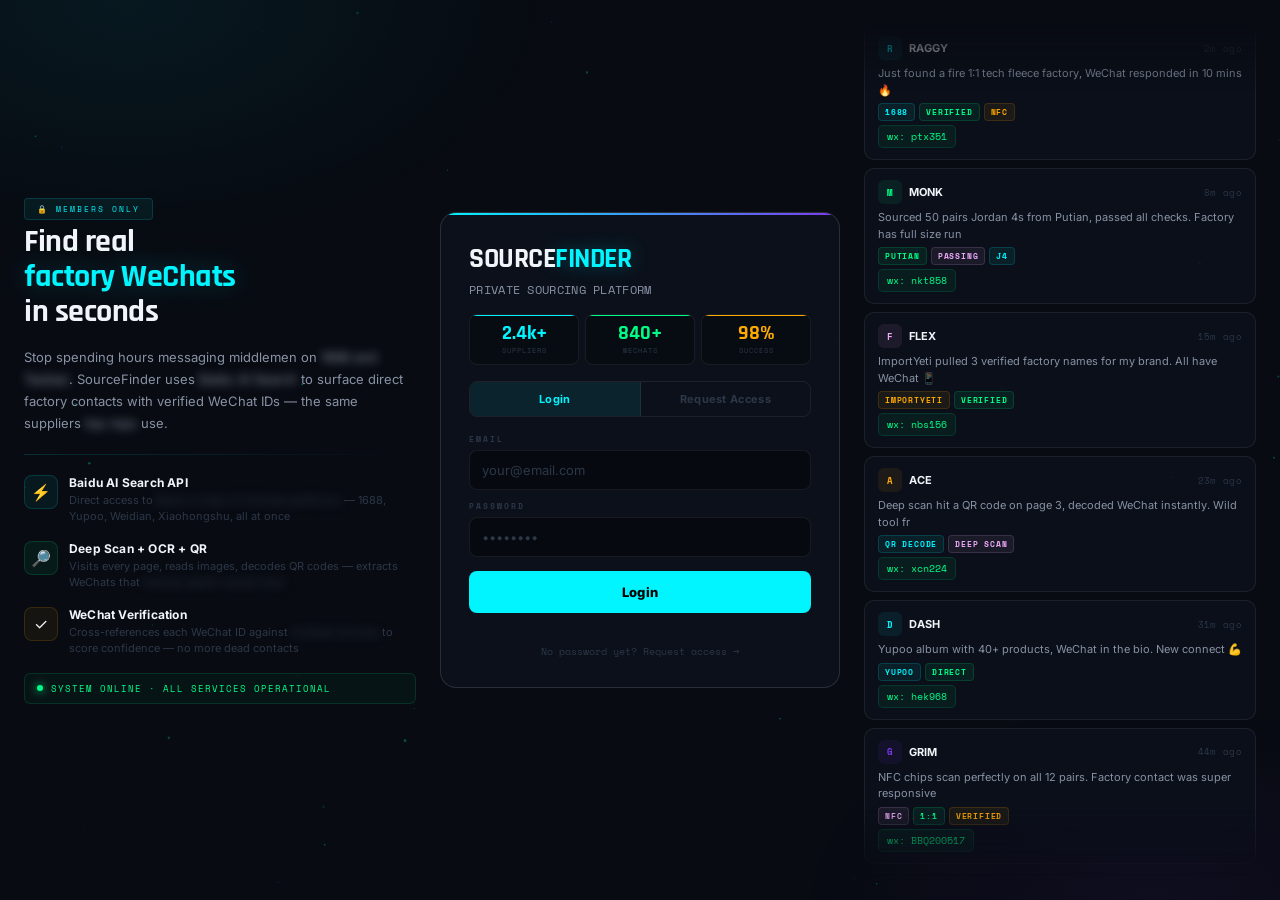
<file: templates/access.html>
<!DOCTYPE html>
<html lang="en">
<head>
  <meta charset="UTF-8"/>
  <meta name="viewport" content="width=device-width,initial-scale=1.0"/>
  <title>SourceFinder — Access</title>
  <link href="https://fonts.googleapis.com/css2?family=Rajdhani:wght@500;600;700&family=Space+Mono:wght@400;700&family=Inter:wght@400;500;600;700;800&display=swap" rel="stylesheet"/>
  <style>
    *,*::before,*::after{box-sizing:border-box;margin:0;padding:0}
    :root{
      --bg:#080b12;--card:rgba(12,17,28,.95);--b:rgba(255,255,255,.07);--b2:rgba(255,255,255,.12);
      --c:#00f5ff;--c2:#7c3aed;--g:#00ff88;--r:#ff4466;--a:#ffaa00;
      --text:#f1f5f9;--text2:#8892a4;--text3:#2d3748;
      --font:'Inter',sans-serif;--display:'Rajdhani',sans-serif;--mono:'Space Mono',monospace;
    }
    html,body{min-height:100%;font-family:var(--font);background:var(--bg);color:var(--text);overflow:hidden;height:100vh}
    canvas{position:fixed;inset:0;z-index:0;pointer-events:none}

    body::before{content:'';position:fixed;inset:0;z-index:0;pointer-events:none;
      background:radial-gradient(ellipse 60% 50% at 10% 0%,rgba(0,245,255,.06) 0%,transparent 55%),
                 radial-gradient(ellipse 50% 40% at 90% 100%,rgba(124,58,237,.06) 0%,transparent 55%);
    }

    .page{position:fixed;inset:0;z-index:1;display:grid;grid-template-columns:1fr 400px 1fr;align-items:center;padding:24px;gap:24px}

    /* ── LEFT PANEL ── */
    .why{display:flex;flex-direction:column;gap:16px}
    .why-badge{font-family:var(--mono);font-size:8px;letter-spacing:2px;color:var(--c);background:rgba(0,245,255,.06);border:1px solid rgba(0,245,255,.15);border-radius:4px;padding:4px 12px;display:inline-block;margin-bottom:4px;text-transform:uppercase}
    .why-title{font-family:var(--display);font-size:32px;font-weight:700;line-height:1.1;letter-spacing:-.5px;color:var(--text)}
    .why-title span{color:var(--c);text-shadow:0 0 30px rgba(0,245,255,.3)}
    .why-sub{font-size:13px;color:var(--text2);line-height:1.7}
    .why-divider{height:1px;background:linear-gradient(90deg,rgba(0,245,255,.15),transparent);margin:4px 0}
    .why-point{display:flex;align-items:flex-start;gap:11px}
    .why-icon{width:34px;height:34px;border-radius:8px;display:flex;align-items:center;justify-content:center;flex-shrink:0;font-size:16px;border:1px solid var(--b)}
    .why-point-title{font-size:12px;font-weight:700;color:var(--text);margin-bottom:2px;letter-spacing:.2px}
    .why-point-desc{font-size:11px;color:var(--text3);line-height:1.5}
    .b{filter:blur(5px);user-select:none}
    .why-status{display:flex;align-items:center;gap:8px;font-family:var(--mono);font-size:9px;color:var(--g);letter-spacing:1px;padding:8px 12px;background:rgba(0,255,136,.04);border:1px solid rgba(0,255,136,.12);border-radius:6px}
    .why-status-dot{width:6px;height:6px;border-radius:50%;background:var(--g);box-shadow:0 0 8px var(--g);animation:pulse 2s ease-in-out infinite;flex-shrink:0}
    @keyframes pulse{0%,100%{opacity:1}50%{opacity:.3}}

    /* ── CENTER CARD ── */
    .card{background:var(--card);border:1px solid var(--b2);border-radius:16px;padding:28px;position:relative;overflow:hidden}
    .card::before{content:'';position:absolute;top:0;left:0;right:0;height:2px;background:linear-gradient(90deg,var(--c),var(--c2))}

    .logo{font-family:var(--display);font-size:28px;font-weight:700;letter-spacing:-.5px;margin-bottom:4px}
    .logo-main{color:var(--text)}.logo-acc{color:var(--c);text-shadow:0 0 20px rgba(0,245,255,.3)}
    .card-sub{font-size:12px;color:var(--text2);margin-bottom:16px;font-family:var(--mono);letter-spacing:.3px}

    .stats-row{display:flex;gap:6px;margin-bottom:16px}
    .stat{flex:1;text-align:center;background:rgba(0,0,0,.3);border:1px solid var(--b);border-radius:8px;padding:8px 4px;position:relative;overflow:hidden}
    .stat::before{content:'';position:absolute;top:0;left:0;right:0;height:1px}
    .stat:nth-child(1)::before{background:var(--c)}.stat:nth-child(2)::before{background:var(--g)}.stat:nth-child(3)::before{background:var(--a)}
    .stat-n{font-family:var(--display);font-size:20px;font-weight:700;line-height:1}
    .stat:nth-child(1) .stat-n{color:var(--c)}.stat:nth-child(2) .stat-n{color:var(--g)}.stat:nth-child(3) .stat-n{color:var(--a)}
    .stat-l{font-family:var(--mono);font-size:7px;color:var(--text3);letter-spacing:1px;text-transform:uppercase;margin-top:2px}

    .tabs{display:flex;gap:0;margin-bottom:16px;border:1px solid var(--b);border-radius:8px;overflow:hidden}
    .tab{flex:1;height:34px;border:none;border-right:1px solid var(--b);background:transparent;color:var(--text3);font-size:11px;font-weight:700;font-family:var(--font);cursor:pointer;transition:all .15s;letter-spacing:.3px}
    .tab:last-child{border-right:none}
    .tab.active{background:rgba(0,245,255,.08);color:var(--c)}
    .panel{display:none}.panel.active{display:block}

    label{display:block;font-family:var(--mono);font-size:8px;font-weight:700;letter-spacing:2px;text-transform:uppercase;color:var(--text3);margin-bottom:5px}
    input,textarea,select{width:100%;height:40px;padding:0 12px;background:rgba(0,0,0,.4);border:1px solid var(--b);border-radius:8px;color:var(--text);font-size:13px;font-family:var(--font);outline:none;margin-bottom:10px;transition:border-color .15s}
    input:focus,select:focus{border-color:rgba(0,245,255,.4)}
    textarea{height:72px;padding:10px 12px;resize:none}
    input::placeholder,textarea::placeholder{color:var(--text3)}
    input.err{border-color:rgba(255,68,102,.5)!important}

    .btn{width:100%;height:42px;border:none;border-radius:8px;background:var(--c);color:#000;font-size:13px;font-weight:800;font-family:var(--font);cursor:pointer;transition:all .18s;letter-spacing:.3px;margin-top:4px}
    .btn:hover{box-shadow:0 0 20px rgba(0,245,255,.4);transform:translateY(-1px)}
    .btn:disabled{opacity:.4;cursor:not-allowed;transform:none;box-shadow:none}

    .msg{font-size:11px;text-align:center;margin-top:8px;min-height:15px;font-family:var(--mono);letter-spacing:.3px}
    .msg.err{color:var(--r)}.msg.ok{color:var(--g)}
    .forgot{font-size:10px;color:var(--text3);text-align:center;margin-top:8px;font-family:var(--mono);cursor:pointer;transition:color .15s}
    .forgot:hover{color:var(--c)}
    .req-note{font-size:10px;color:var(--text3);font-family:var(--mono);line-height:1.5;margin-top:8px;padding:8px 10px;background:rgba(0,0,0,.2);border-radius:6px;border:1px solid var(--b)}

    /* ── RIGHT FEED ── */
    .feed{display:flex;flex-direction:column;gap:0;overflow:hidden;height:calc(100vh - 48px);mask-image:linear-gradient(to bottom,transparent 0%,black 8%,black 92%,transparent 100%)}
    .feed-inner{display:flex;flex-direction:column;gap:8px;animation:scrollFeed 40s linear infinite}
    @keyframes scrollFeed{0%{transform:translateY(0)}100%{transform:translateY(-50%)}}
    .feed-item{background:rgba(12,17,28,.8);border:1px solid var(--b);border-radius:10px;padding:11px 13px;flex-shrink:0}
    .feed-item-top{display:flex;align-items:center;gap:7px;margin-bottom:5px}
    .feed-avatar{width:24px;height:24px;border-radius:6px;display:flex;align-items:center;justify-content:center;font-size:9px;font-weight:700;font-family:var(--mono);flex-shrink:0}
    .feed-name{font-size:11px;font-weight:700;color:var(--text)}
    .feed-time{font-size:9px;color:var(--text3);font-family:var(--mono);margin-left:auto;letter-spacing:.3px}
    .feed-text{font-size:11px;color:var(--text2);line-height:1.5;margin-bottom:5px}
    .feed-tags{display:flex;gap:4px;flex-wrap:wrap}
    .feed-tag{font-size:8px;font-weight:700;font-family:var(--mono);letter-spacing:.8px;border-radius:4px;padding:2px 6px;text-transform:uppercase}
    .ft-c{color:var(--c);background:rgba(0,245,255,.07);border:1px solid rgba(0,245,255,.15)}
    .ft-g{color:var(--g);background:rgba(0,255,136,.07);border:1px solid rgba(0,255,136,.15)}
    .ft-a{color:var(--a);background:rgba(255,170,0,.07);border:1px solid rgba(255,170,0,.15)}
    .ft-p{color:#f0abfc;background:rgba(240,171,252,.07);border:1px solid rgba(240,171,252,.15)}
    .feed-wc{font-family:var(--mono);font-size:10px;color:var(--g);background:rgba(0,255,136,.06);border:1px solid rgba(0,255,136,.12);border-radius:5px;padding:3px 8px;display:inline-block;margin-top:4px}

    @media(max-width:900px){
      .page{grid-template-columns:1fr;grid-template-rows:auto;overflow-y:auto;overflow-x:hidden;position:relative;padding:16px;align-items:flex-start;padding-top:40px}
      .why,.feed{display:none}
      html,body{overflow:auto;height:auto}
      .card{padding:22px 18px}
      .logo{font-size:24px}
      .btn{height:46px;font-size:14px}
      input{height:44px;font-size:15px}
      .stats-row{gap:5px}
    }
  </style>
</head>
<body>
<canvas id="c"></canvas>

<div class="page">
  <!-- LEFT: WHY -->
  <div class="why">
    <div>
      <div class="why-badge">🔒 Members Only</div>
      <h2 class="why-title">Find real<br><span>factory WeChats</span><br>in seconds</h2>
    </div>
    <p class="why-sub">Stop spending hours messaging middlemen on <span class="b">1688 and Taobao</span>. SourceFinder uses <span class="b">Baidu AI Search</span> to surface direct factory contacts with verified WeChat IDs — the same suppliers <span class="b">top reps</span> use.</p>
    <div class="why-divider"></div>
    <div class="why-point">
      <div class="why-icon" style="background:rgba(0,245,255,.06);border-color:rgba(0,245,255,.15)">⚡</div>
      <div>
        <div class="why-point-title">Baidu AI Search API</div>
        <div class="why-point-desc">Direct access to <span class="b">Baidu's index of Chinese platforms</span> — 1688, Yupoo, Weidian, Xiaohongshu, all at once</div>
      </div>
    </div>
    <div class="why-point">
      <div class="why-icon" style="background:rgba(0,255,136,.06);border-color:rgba(0,255,136,.15)">🔎</div>
      <div>
        <div class="why-point-title">Deep Scan + OCR + QR</div>
        <div class="why-point-desc">Visits every page, reads images, decodes QR codes — extracts WeChats that <span class="b">manual search would miss</span></div>
      </div>
    </div>
    <div class="why-point">
      <div class="why-icon" style="background:rgba(255,170,0,.06);border-color:rgba(255,170,0,.15)">✓</div>
      <div>
        <div class="why-point-title">WeChat Verification</div>
        <div class="why-point-desc">Cross-references each WeChat ID against <span class="b">multiple sources</span> to score confidence — no more dead contacts</div>
      </div>
    </div>
    <div class="why-status">
      <span class="why-status-dot"></span>
      SYSTEM ONLINE · ALL SERVICES OPERATIONAL
    </div>
  </div>

  <!-- CENTER: LOGIN CARD -->
  <div class="card">
    <div class="logo"><span class="logo-main">SOURCE</span><span class="logo-acc">FINDER</span></div>
    <div class="card-sub">PRIVATE SOURCING PLATFORM</div>

    <div class="stats-row">
      <div class="stat"><div class="stat-n">2.4k+</div><div class="stat-l">Suppliers</div></div>
      <div class="stat"><div class="stat-n">840+</div><div class="stat-l">WeChats</div></div>
      <div class="stat"><div class="stat-n">98%</div><div class="stat-l">Success</div></div>
    </div>

    <div class="tabs">
      <button class="tab active" onclick="switchTab('login',this)">Login</button>
      <button class="tab" onclick="switchTab('request',this)">Request Access</button>
    </div>

    <!-- LOGIN -->
    <div class="panel active" id="panel-login">
      <label for="email">Email</label>
      <input type="email" id="email" placeholder="your@email.com"/>
      <label for="password">Password</label>
      <input type="password" id="password" placeholder="••••••••"/>
      <button class="btn" id="loginBtn" onclick="doLogin()">Login</button>
      <div class="msg" id="loginMsg"></div>
      <div class="forgot" onclick="switchTab('request',document.querySelectorAll('.tab')[1])">No password yet? Request access →</div>
    </div>

    <!-- REQUEST -->
    <div class="panel" id="panel-request">
      <label for="rname">Name</label>
      <input type="text" id="rname" placeholder="Your name"/>
      <label for="remail">Email</label>
      <input type="email" id="remail" placeholder="your@email.com"/>
      <label for="rdiscord">Discord or WeChat</label>
      <input type="text" id="rdiscord" placeholder="Discord: user#1234 or WeChat ID"/>
      <label for="rwhy">Why do you want access?</label>
      <textarea id="rwhy" placeholder="What are you sourcing? How did you find SourceFinder?"></textarea>
      <label for="rpw">Set Your Password</label>
      <input type="password" id="rpw" placeholder="Choose a password (6+ chars)"/>
      <label for="rpw2">Confirm Password</label>
      <input type="password" id="rpw2" placeholder="Confirm password"/>
      <button class="btn" id="requestBtn" onclick="doRequest()" style="background:var(--c2);color:#fff">Submit Request</button>
      <div class="msg" id="requestMsg"></div>
      <div class="req-note">Your request will be reviewed. Once approved you can log in with this password — no waiting for us to send you one.</div>
    </div>
  </div>

  <!-- RIGHT: LIVE FEED -->
  <div class="feed">
    <div class="feed-inner" id="feedInner"></div>
  </div>
</div>

<script>
// Canvas particles
const cv=document.getElementById('c'),ctx=cv.getContext('2d');
let W,H,pts=[];
function rsz(){W=cv.width=innerWidth;H=cv.height=innerHeight}
window.addEventListener('resize',rsz);rsz();
class P{constructor(){this.x=Math.random()*W;this.y=Math.random()*H;this.vx=(Math.random()-.5)*.25;this.vy=(Math.random()-.5)*.25;this.r=Math.random()*1.2+.3;this.a=Math.random()*.3+.05;this.life=Math.random()*400+200;this.age=0;this.c=['rgba(0,245,255,','rgba(124,58,237,','rgba(0,255,136,'][Math.floor(Math.random()*3)]}
update(){this.x+=this.vx;this.y+=this.vy;this.age++;if(this.x<0)this.x=W;if(this.x>W)this.x=0;if(this.y<0)this.y=H;if(this.y>H)this.y=0}
draw(){const f=this.age<30?this.age/30:this.age>this.life-30?(this.life-this.age)/30:1;ctx.beginPath();ctx.arc(this.x,this.y,this.r,0,Math.PI*2);ctx.fillStyle=this.c+(this.a*f)+')';ctx.fill()}
dead(){return this.age>=this.life}}
for(let i=0;i<60;i++)pts.push(new P());
function frame(){ctx.clearRect(0,0,W,H);
  for(let i=0;i<pts.length;i++)for(let j=i+1;j<pts.length;j++){const dx=pts[i].x-pts[j].x,dy=pts[i].y-pts[j].y,d=Math.sqrt(dx*dx+dy*dy);if(d<100){ctx.beginPath();ctx.moveTo(pts[i].x,pts[i].y);ctx.lineTo(pts[j].x,pts[j].y);ctx.strokeStyle='rgba(0,245,255,'+(0.05*(1-d/100))+')';ctx.lineWidth=.4;ctx.stroke()}}
  pts=pts.filter(p=>{p.update();p.draw();return!p.dead()});
  while(pts.length<60)pts.push(new P());
  requestAnimationFrame(frame)}
frame();

// Tabs
function switchTab(name,btn){
  document.querySelectorAll('.tab').forEach(t=>t.classList.remove('active'));
  btn.classList.add('active');
  document.querySelectorAll('.panel').forEach(p=>p.classList.remove('active'));
  document.getElementById('panel-'+name).classList.add('active');
}

// Login
async function doLogin(){
  const email=document.getElementById('email').value.trim();
  const password=document.getElementById('password').value;
  const msg=document.getElementById('loginMsg');
  const btn=document.getElementById('loginBtn');
  if(!email||!password){msg.className='msg err';msg.textContent='Fill in all fields.';return}
  btn.disabled=true;btn.textContent='Logging in...';msg.className='msg';msg.textContent='';
  try{
    const r=await fetch('/login',{method:'POST',headers:{'Content-Type':'application/json'},body:JSON.stringify({email,password})});
    const d=await r.json();
    if(d.ok){msg.className='msg ok';msg.textContent='✓ Welcome back!';setTimeout(()=>window.location.href='/',800)}
    else if(d.needs_password){
      // Show set password overlay
      document.getElementById('setPwEmail').value=d.email||email;
      const ov=document.getElementById('setPwOverlay');
      ov.style.display='flex';
      msg.className='msg';msg.textContent='';
      btn.disabled=false;btn.textContent='Login';
    }
    else{msg.className='msg err';msg.textContent=d.error||'Login failed.';btn.disabled=false;btn.textContent='Login'}
  }catch{msg.className='msg err';msg.textContent='Network error.';btn.disabled=false;btn.textContent='Login'}
}

// Request
async function doRequest(){
  const name=document.getElementById('rname').value.trim();
  const email=document.getElementById('remail').value.trim();
  const discord=document.getElementById('rdiscord').value.trim();
  const why=document.getElementById('rwhy').value.trim();
  const pw=document.getElementById('rpw').value;
  const pw2=document.getElementById('rpw2').value;
  const msg=document.getElementById('requestMsg');
  const btn=document.getElementById('requestBtn');
  if(!name||!email||!discord){msg.className='msg err';msg.textContent='Name, email and Discord/WeChat required.';return}
  if(!pw||pw.length<6){msg.className='msg err';msg.textContent='Password must be at least 6 characters.';return}
  if(pw!==pw2){msg.className='msg err';msg.textContent="Passwords don\'t match.";return}
  btn.disabled=true;btn.textContent='Submitting...';msg.className='msg';msg.textContent='';
  try{
    const r=await fetch('/request-access',{method:'POST',headers:{'Content-Type':'application/json'},body:JSON.stringify({name,email,discord,why,password:pw})});
    const d=await r.json();
    if(d.ok){msg.className='msg ok';msg.textContent='✓ Request submitted! Once approved you can log in.';btn.textContent='Submitted!'}
    else{msg.className='msg err';msg.textContent=d.error||'Error.';btn.disabled=false;btn.textContent='Submit Request'}
  }catch{msg.className='msg err';msg.textContent='Network error.';btn.disabled=false;btn.textContent='Submit Request'}
}

// Set password (first time)
async function doSetPassword(){
  const email=document.getElementById('setPwEmail').value;
  const pass=document.getElementById('setPwPass').value;
  const confirm=document.getElementById('setPwConfirm').value;
  const msg=document.getElementById('setPwMsg');
  if(pass.length<6){msg.textContent='Password must be at least 6 characters.';return}
  if(pass!==confirm){msg.textContent='Passwords do not match.';return}
  msg.textContent='Setting password...';
  try{
    const r=await fetch('/set-password',{method:'POST',headers:{'Content-Type':'application/json'},body:JSON.stringify({email,password:pass})});
    const d=await r.json();
    if(d.ok){msg.style.color='#00ff88';msg.textContent='✓ Password set! Entering...';setTimeout(()=>window.location.href='/',800)}
    else{msg.textContent=d.error||'Error setting password.'}
  }catch{msg.textContent='Network error.'}
}

// Enter key
document.addEventListener('keydown',e=>{if(e.key==='Enter'){const panel=document.querySelector('.panel.active');if(panel.id==='panel-login')doLogin();else doRequest()}});

// Live feed
const POSTS=[
  {name:'RAGGY',color:'#00f5ff',bg:'rgba(0,245,255,.08)',text:'Just found a fire 1:1 tech fleece factory, WeChat responded in 10 mins 🔥',wc:'ptx351',tags:['1688','VERIFIED','NFC'],tc:['ft-c','ft-g','ft-a'],time:'2m ago'},
  {name:'MONK',color:'#00ff88',bg:'rgba(0,255,136,.08)',text:'Sourced 50 pairs Jordan 4s from Putian, passed all checks. Factory has full size run',wc:'nkt858',tags:['PUTIAN','PASSING','J4'],tc:['ft-g','ft-p','ft-c'],time:'8m ago'},
  {name:'FLEX',color:'#f0abfc',bg:'rgba(240,171,252,.08)',text:'ImportYeti pulled 3 verified factory names for my brand. All have WeChat 📱',wc:'nbs156',tags:['IMPORTYETI','VERIFIED'],tc:['ft-a','ft-g'],time:'15m ago'},
  {name:'ACE',color:'#ffaa00',bg:'rgba(255,170,0,.08)',text:'Deep scan hit a QR code on page 3, decoded WeChat instantly. Wild tool fr',wc:'xcn224',tags:['QR DECODE','DEEP SCAN'],tc:['ft-c','ft-p'],time:'23m ago'},
  {name:'DASH',color:'#00f5ff',bg:'rgba(0,245,255,.08)',text:'Yupoo album with 40+ products, WeChat in the bio. New connect 💪',wc:'hek968',tags:['YUPOO','DIRECT'],tc:['ft-c','ft-g'],time:'31m ago'},
  {name:'GRIM',color:'#7c3aed',bg:'rgba(124,58,237,.08)',text:'NFC chips scan perfectly on all 12 pairs. Factory contact was super responsive',wc:'BBQ200517',tags:['NFC','1:1','VERIFIED'],tc:['ft-p','ft-g','ft-a'],time:'44m ago'},
  {name:'ZEN',color:'#00ff88',bg:'rgba(0,255,136,.08)',text:'Freight forwarder found through tool, $3.2/kg to USA, way cheaper than before',tags:['FREIGHT','USA ROUTE'],tc:['ft-g','ft-c'],time:'52m ago'},
  {name:'RYZE',color:'#f0abfc',bg:'rgba(240,171,252,.08)',text:'Factory replied with price list same day. Smaller MOQ than expected 🙌',wc:'ptw160',tags:['LOW MOQ','FACTORY DIRECT'],tc:['ft-c','ft-p'],time:'1h ago'},
  {name:'KASH',color:'#ffaa00',bg:'rgba(255,170,0,.08)',text:'OCR pulled WeChat from a blurry image. Stuff I\'d never find manually',wc:'xtb881',tags:['OCR','IMAGE SCAN'],tc:['ft-a','ft-c'],time:'1h ago'},
  {name:'NOVA',color:'#00f5ff',bg:'rgba(0,245,255,.08)',text:'Three verified factories for same product. Comparing quotes now',tags:['COMPARISON','SOURCING'],tc:['ft-g','ft-c'],time:'2h ago'},
];

function buildFeed(){
  const inner=document.getElementById('feedInner');
  const doubled=[...POSTS,...POSTS];
  inner.innerHTML=doubled.map(p=>`
    <div class="feed-item">
      <div class="feed-item-top">
        <div class="feed-avatar" style="background:${p.bg};border-color:${p.color}22;color:${p.color}">${p.name[0]}</div>
        <span class="feed-name">${p.name}</span>
        <span class="feed-time">${p.time}</span>
      </div>
      <div class="feed-text">${p.text}</div>
      <div class="feed-tags">${p.tags.map((t,i)=>`<span class="feed-tag ${p.tc[i]||'ft-c'}">${t}</span>`).join('')}</div>
      ${p.wc?`<div class="feed-wc">wx: ${p.wc}</div>`:''}
    </div>
  `).join('');
}
buildFeed();

async function doSetPw(email){
  const pw1=document.getElementById('spPw1').value;
  const pw2=document.getElementById('spPw2').value;
  const msg=document.getElementById('spMsg');
  const btn=document.getElementById('spBtn');
  if(pw1.length<6){msg.className='msg err';msg.textContent='At least 6 characters.';return}
  if(pw1!==pw2){msg.className='msg err';msg.textContent="Passwords don't match.";return}
  btn.disabled=true;btn.textContent='Setting password...';
  try{
    const r=await fetch('/set-password',{method:'POST',headers:{'Content-Type':'application/json'},body:JSON.stringify({email,password:pw1})});
    const d=await r.json();
    if(d.ok){msg.className='msg ok';msg.textContent='✓ Done! Loading...';setTimeout(()=>location.href='/',700)}
    else{msg.className='msg err';msg.textContent=d.error||'Error.';btn.disabled=false;btn.textContent='Set Password & Login'}
  }catch{msg.className='msg err';msg.textContent='Network error.';btn.disabled=false;btn.textContent='Set Password & Login'}
}
</script>
</body>
</html>
</file>
